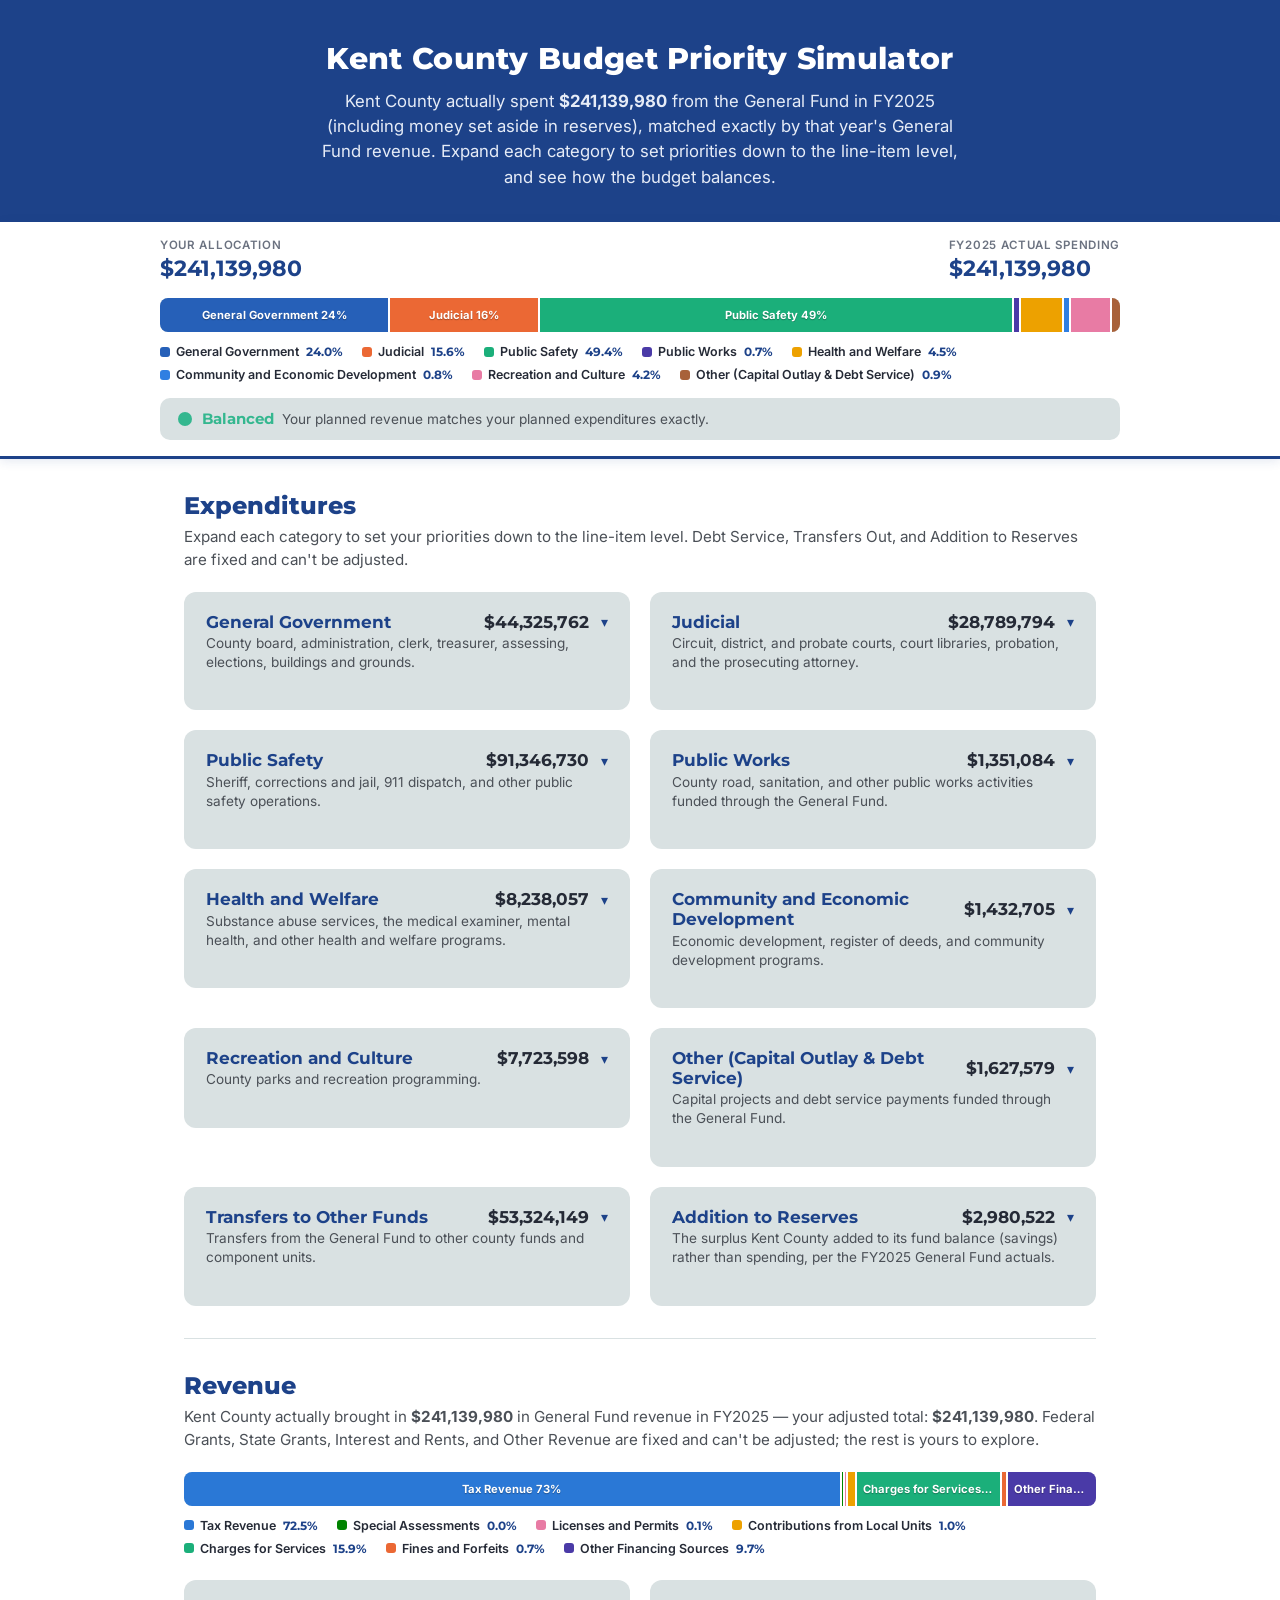
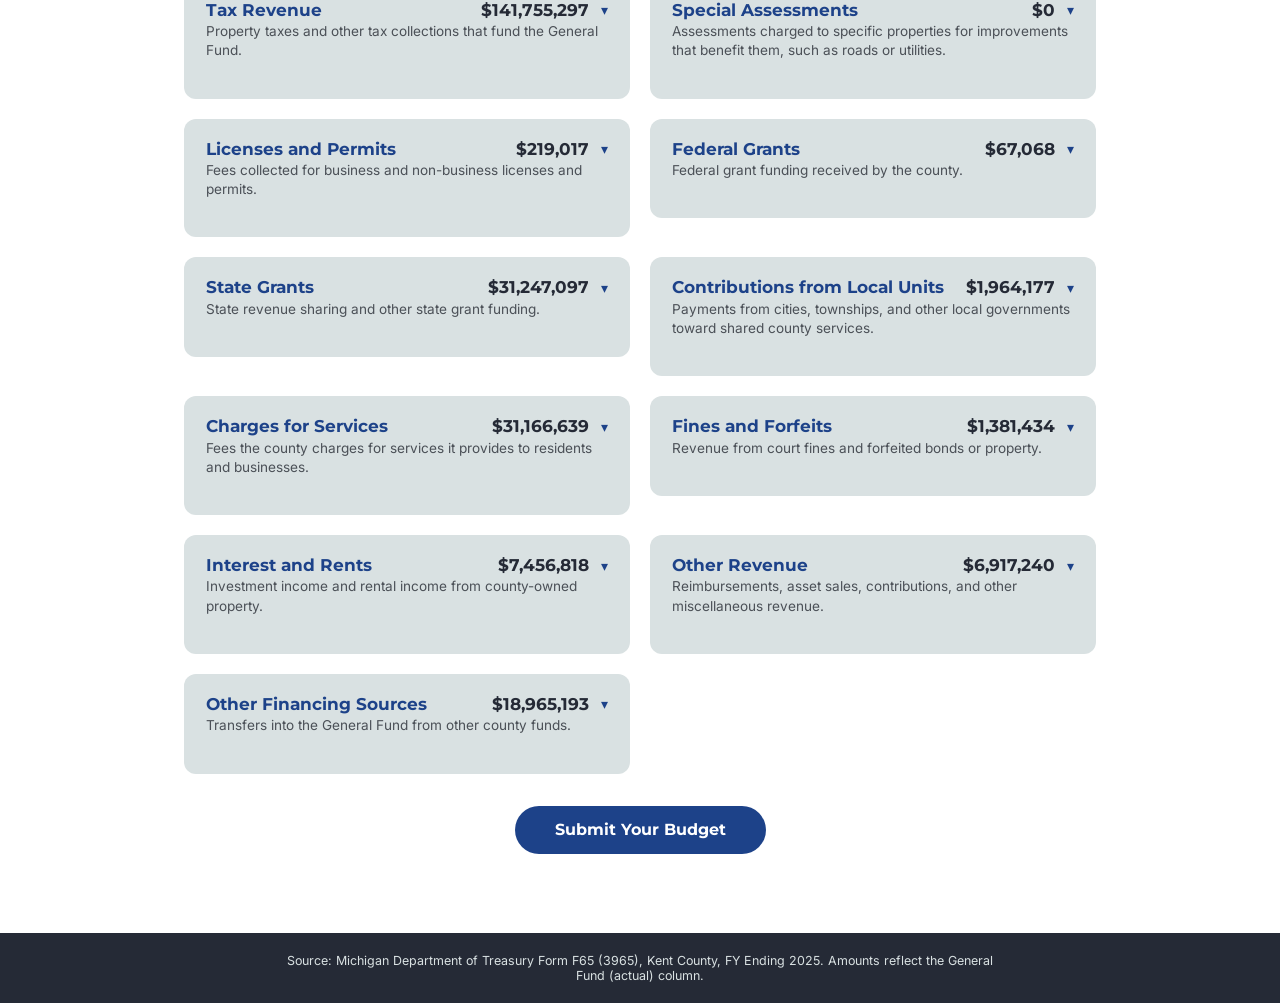
<file: index.html>
<!DOCTYPE html>
<html lang="en">
<head>
<meta charset="UTF-8">
<meta name="viewport" content="width=device-width, initial-scale=1.0">
<title>Kent County Budget Priority Simulator</title>
<link rel="preconnect" href="https://fonts.googleapis.com">
<link rel="preconnect" href="https://fonts.gstatic.com" crossorigin>
<link href="https://fonts.googleapis.com/css2?family=Montserrat:wght@600;700;800&family=Inter:wght@400;500;600;700&display=swap" rel="stylesheet">
<link rel="stylesheet" href="styles.css">
</head>
<body>

<header class="site-header">
  <h1>Kent County Budget Priority Simulator</h1>
  <p class="subtitle">Kent County actually spent <strong>$241,139,980</strong> from the General Fund in FY2025 (including money set aside in reserves), matched exactly by that year's General Fund revenue. Expand each category to set priorities down to the line-item level, and see how the budget balances.</p>
</header>

<div class="total-bar" id="totalBar">
  <div class="total-bar-inner">
    <div class="total-stat">
      <span class="total-label">Your Allocation</span>
      <span class="total-value" id="allocatedValue">$0</span>
    </div>
    <div class="total-stat">
      <span class="total-label">FY2025 Actual Spending</span>
      <span class="total-value" id="budgetValue">$0</span>
    </div>
  </div>

  <div class="composition-chart">
    <div class="composition-bar" id="compositionBar" role="img" aria-label="Live breakdown of your allocation across the 8 main fund categories"></div>
    <div class="composition-legend" id="compositionLegend"></div>
  </div>

  <div class="budget-status" id="budgetStatus">
    <span class="status-dot" id="statusDot"></span>
    <span class="status-text">
      <span class="status-label" id="statusLabel">Balanced</span>
      <span class="status-detail" id="statusDetail"></span>
    </span>
  </div>
</div>

<main>

<section class="budget-section">
  <div class="section-heading">
    <h2>Expenditures</h2>
    <p class="section-subtext">Expand each category to set your priorities down to the line-item level. Debt Service, Transfers Out, and Addition to Reserves are fixed and can't be adjusted.</p>
  </div>
  <div class="category-grid" id="categoryGrid"></div>
</section>

<div class="section-divider"></div>

<section class="budget-section">
  <div class="section-heading">
    <h2>Revenue</h2>
    <p class="section-subtext">Kent County actually brought in <strong id="revenueBudgetValue">$0</strong> in General Fund revenue in FY2025 — your adjusted total: <strong id="revenueAllocatedValue">$0</strong>. Federal Grants, State Grants, Interest and Rents, and Other Revenue are fixed and can't be adjusted; the rest is yours to explore.</p>
  </div>

  <div class="composition-chart composition-chart-standalone">
    <div class="composition-bar" id="revenueCompositionBar" role="img" aria-label="Live breakdown of your adjustable revenue across categories"></div>
    <div class="composition-legend" id="revenueCompositionLegend"></div>
  </div>

  <div class="category-grid" id="revenueGrid"></div>
</section>

</main>

<div class="submit-row">
  <button id="submitBtn" class="submit-btn">Submit Your Budget</button>
  <p class="submit-note" id="submitNote"></p>
</div>

<footer class="site-footer">
  <p>Source: Michigan Department of Treasury Form F65 (3965), Kent County, FY Ending 2025. Amounts reflect the General Fund (actual) column.</p>
</footer>

<script src="script.js"></script>
</body>
</html>
</file>
<file: styles.css>
:root {
  --river-blue: #1d4289;
  --sky-blue: #307fe2;
  --neutral-gray: #d9e1e2;
  --body-black: #252a36;
  --white: #ffffff;
  --sunrise-yellow: #ffb81c;
  --sunset-orange: #ff8f1c;
  --warm-red: #f9423a;
  --status-surplus: #307fe2;
  --status-balanced: #34b78f;
  --status-deficit: #f9423a;
}

* {
  box-sizing: border-box;
}

body {
  margin: 0;
  background: var(--white);
  color: var(--body-black);
  font-family: 'Inter', sans-serif;
}

h1, h2, h3 {
  font-family: 'Montserrat', sans-serif;
}

.site-header {
  background: var(--river-blue);
  color: var(--white);
  padding: 2.5rem 1.5rem 2rem;
  text-align: center;
}

.site-header h1 {
  margin: 0 0 0.75rem;
  font-size: 1.9rem;
  font-weight: 800;
  letter-spacing: 0.01em;
}

.subtitle {
  margin: 0 auto;
  max-width: 640px;
  font-size: 1.05rem;
  line-height: 1.5;
  color: #e6ecf7;
}

.total-bar {
  position: sticky;
  top: 0;
  z-index: 10;
  background: var(--white);
  border-bottom: 3px solid var(--river-blue);
  padding: 1rem 1.5rem;
  box-shadow: 0 2px 10px rgba(29, 66, 137, 0.12);
}

.total-bar-inner {
  max-width: 960px;
  margin: 0 auto;
  display: flex;
  justify-content: space-between;
  gap: 1rem;
  flex-wrap: wrap;
}

.total-stat {
  display: flex;
  flex-direction: column;
  gap: 0.15rem;
}

.total-label {
  font-size: 0.72rem;
  text-transform: uppercase;
  letter-spacing: 0.06em;
  font-weight: 600;
  color: #6b7280;
}

.total-value {
  font-family: 'Montserrat', sans-serif;
  font-size: 1.4rem;
  font-weight: 700;
  color: var(--river-blue);
}

.composition-chart {
  max-width: 960px;
  margin: 1rem auto 0;
}

.composition-chart-standalone {
  padding: 0 1.5rem;
  margin-bottom: 1.5rem;
}

.composition-bar {
  display: flex;
  width: 100%;
  height: 34px;
  border-radius: 8px;
  overflow: hidden;
  background: var(--neutral-gray);
}

.composition-segment {
  height: 100%;
  min-width: 3px;
  display: flex;
  align-items: center;
  justify-content: center;
  overflow: hidden;
  transition: width 0.2s ease;
  border-right: 2px solid var(--white);
}

.composition-segment:last-child {
  border-right: none;
}

.segment-label {
  font-family: 'Inter', sans-serif;
  font-size: 0.7rem;
  font-weight: 700;
  color: var(--white);
  white-space: nowrap;
  overflow: hidden;
  text-overflow: ellipsis;
  padding: 0 0.4rem;
  text-shadow: 0 1px 1px rgba(0, 0, 0, 0.3);
}

.composition-legend {
  display: flex;
  flex-wrap: wrap;
  gap: 0.5rem 1.2rem;
  margin-top: 0.75rem;
  font-size: 0.78rem;
}

.legend-row {
  display: flex;
  align-items: center;
  gap: 0.4rem;
  color: var(--body-black);
}

.legend-swatch {
  width: 10px;
  height: 10px;
  border-radius: 3px;
  flex-shrink: 0;
}

.legend-name {
  font-weight: 600;
}

.legend-percent {
  font-family: 'Montserrat', sans-serif;
  font-weight: 700;
  color: var(--river-blue);
}

.budget-status {
  display: flex;
  align-items: center;
  gap: 0.65rem;
  max-width: 960px;
  margin: 1rem auto 0;
  padding: 0.7rem 1.1rem;
  border-radius: 10px;
  background: var(--neutral-gray);
}

.status-dot {
  width: 14px;
  height: 14px;
  border-radius: 50%;
  flex-shrink: 0;
  background: var(--status-balanced);
  transition: background 0.15s ease;
}

.status-text {
  display: flex;
  align-items: baseline;
  gap: 0.5rem;
  flex-wrap: wrap;
}

.status-label {
  font-family: 'Montserrat', sans-serif;
  font-weight: 700;
  font-size: 0.95rem;
  color: var(--status-balanced);
  transition: color 0.15s ease;
}

.status-detail {
  font-size: 0.85rem;
  color: #4b5057;
}

.budget-status.status-surplus .status-dot {
  background-color: var(--status-surplus);
}

.budget-status.status-surplus .status-label {
  color: var(--status-surplus);
}

.budget-status.status-balanced .status-dot {
  background-color: var(--status-balanced);
}

.budget-status.status-balanced .status-label {
  color: var(--status-balanced);
}

.budget-status.status-deficit .status-dot {
  background-color: var(--status-deficit);
}

.budget-status.status-deficit .status-label {
  color: var(--status-deficit);
}

.budget-section {
  padding-top: 2rem;
}

.section-heading {
  max-width: 960px;
  margin: 0 auto 1.25rem;
  padding: 0 1.5rem;
}

.section-heading h2 {
  font-family: 'Montserrat', sans-serif;
  color: var(--river-blue);
  font-size: 1.5rem;
  font-weight: 800;
  margin: 0 0 0.4rem;
}

.section-subtext {
  font-size: 0.95rem;
  color: #4b5057;
  line-height: 1.5;
  margin: 0;
}

.section-divider {
  max-width: 960px;
  margin: 1rem auto 0;
  padding: 0 1.5rem;
}

.section-divider::after {
  content: '';
  display: block;
  height: 1px;
  background: var(--neutral-gray);
}

.category-grid {
  max-width: 960px;
  margin: 0 auto 2rem;
  padding: 0 1.5rem;
  display: grid;
  grid-template-columns: 1fr;
  align-items: start;
  gap: 1.25rem;
}

@media (min-width: 700px) {
  .category-grid {
    grid-template-columns: 1fr 1fr;
  }
}

.category-card {
  background: var(--neutral-gray);
  border-radius: 12px;
  padding: 1.25rem 1.4rem 1.5rem;
}

.category-toggle {
  display: flex;
  justify-content: space-between;
  align-items: center;
  gap: 0.75rem;
  width: 100%;
  margin-bottom: 0.15rem;
  background: none;
  border: none;
  padding: 0;
  cursor: pointer;
  text-align: left;
  font-family: inherit;
}

.category-name {
  font-family: 'Montserrat', sans-serif;
  font-weight: 700;
  font-size: 1.05rem;
  color: var(--river-blue);
}

.category-amount {
  font-family: 'Montserrat', sans-serif;
  font-weight: 700;
  font-size: 1.05rem;
  color: var(--body-black);
  white-space: nowrap;
  margin-left: auto;
}

.chevron {
  color: var(--river-blue);
  font-size: 0.9rem;
  transition: transform 0.2s ease;
  flex-shrink: 0;
}

.category-toggle[aria-expanded="true"] .chevron {
  transform: rotate(180deg);
}

.category-desc {
  margin: 0 0 0.9rem;
  font-size: 0.85rem;
  color: #4b5057;
  line-height: 1.4;
}

.subcategory-list {
  max-height: 0px;
  overflow: hidden;
  transition: max-height 0.25s ease;
}

.subcategory-list-inner {
  padding-top: 0.25rem;
  display: flex;
  flex-direction: column;
  gap: 1.1rem;
}

.subcategory-row {
  background: var(--white);
  border-radius: 10px;
  padding: 0.9rem 1rem 1rem;
}

.subcategory-top {
  display: flex;
  justify-content: space-between;
  align-items: flex-start;
  gap: 0.75rem;
  flex-wrap: wrap;
  margin-bottom: 0.6rem;
}

.subcategory-name-wrap {
  display: flex;
  align-items: center;
  gap: 0.4rem;
  flex-wrap: wrap;
}

.subcategory-name {
  font-weight: 600;
  font-size: 0.92rem;
  color: var(--body-black);
}

.subcategory-controls {
  display: flex;
  align-items: center;
  gap: 0.5rem;
}

.subcategory-number {
  width: 118px;
  font-family: 'Inter', sans-serif;
  font-weight: 600;
  font-size: 0.85rem;
  color: var(--body-black);
  border: 1px solid var(--neutral-gray);
  border-radius: 6px;
  padding: 0.35rem 0.5rem;
  background: var(--white);
}

.subcategory-number:focus {
  outline: 2px solid var(--sky-blue);
  outline-offset: 1px;
}

.reset-btn {
  font-family: 'Inter', sans-serif;
  font-weight: 600;
  font-size: 0.75rem;
  color: var(--river-blue);
  background: var(--neutral-gray);
  border: none;
  border-radius: 6px;
  padding: 0.4rem 0.6rem;
  cursor: pointer;
  white-space: nowrap;
}

.reset-btn:hover {
  background: var(--sky-blue);
  color: var(--white);
}

.single-line-note {
  margin: 0;
  font-size: 0.78rem;
  font-style: italic;
  color: #6b7280;
  line-height: 1.4;
}

.locked-row {
  background: #eef1f4;
}

.locked-badge {
  font-size: 0.65rem;
  font-weight: 700;
  text-transform: uppercase;
  letter-spacing: 0.03em;
  color: var(--white);
  background: var(--river-blue);
  border-radius: 999px;
  padding: 0.15rem 0.5rem;
  white-space: nowrap;
}

.locked-amount {
  font-family: 'Montserrat', sans-serif;
  font-weight: 700;
  font-size: 0.95rem;
  color: var(--body-black);
}

.lock-note {
  margin: 0 0 0.75rem;
  font-size: 0.8rem;
  color: var(--river-blue);
  background: rgba(29, 66, 137, 0.07);
  border-left: 3px solid var(--river-blue);
  padding: 0.5rem 0.7rem;
  border-radius: 0 6px 6px 0;
  line-height: 1.4;
}

.comment-label {
  display: block;
  font-size: 0.72rem;
  font-weight: 600;
  color: #6b7280;
  margin-top: 0.7rem;
  margin-bottom: 0.3rem;
}

.subcategory-comment {
  width: 100%;
  font-family: 'Inter', sans-serif;
  font-size: 0.85rem;
  color: var(--body-black);
  border: 1px solid var(--neutral-gray);
  border-radius: 6px;
  padding: 0.45rem 0.6rem;
  background: var(--white);
}

.subcategory-comment:focus {
  outline: 2px solid var(--sky-blue);
  outline-offset: 1px;
}

.info-wrap {
  position: relative;
  display: inline-flex;
  align-items: center;
}

.info-btn {
  width: 16px;
  height: 16px;
  border-radius: 50%;
  border: 1px solid var(--sky-blue);
  background: var(--white);
  color: var(--sky-blue);
  font-size: 0.68rem;
  font-style: italic;
  font-family: Georgia, serif;
  line-height: 1;
  display: inline-flex;
  align-items: center;
  justify-content: center;
  cursor: pointer;
  padding: 0;
}

.info-btn:hover,
.info-btn:focus {
  background: var(--sky-blue);
  color: var(--white);
  outline: none;
}

.floating-tooltip {
  display: none;
  position: fixed;
  z-index: 1000;
  width: 240px;
  max-width: calc(100vw - 16px);
  background: var(--white);
  color: var(--body-black);
  border: 1px solid var(--river-blue);
  border-radius: 8px;
  padding: 0.6rem 0.7rem;
  font-family: 'Inter', sans-serif;
  font-size: 0.78rem;
  font-weight: 400;
  line-height: 1.4;
  box-shadow: 0 4px 14px rgba(29, 66, 137, 0.18);
  pointer-events: none;
}

.review-badge {
  font-size: 0.65rem;
  font-weight: 700;
  text-transform: uppercase;
  letter-spacing: 0.03em;
  color: var(--river-blue);
  background: var(--neutral-gray);
  border: 1px solid var(--sky-blue);
  border-radius: 999px;
  padding: 0.15rem 0.5rem;
  white-space: nowrap;
}

input[type="range"] {
  width: 100%;
  height: 6px;
  border-radius: 999px;
  background: var(--neutral-gray);
  appearance: none;
  -webkit-appearance: none;
  outline: none;
  cursor: pointer;
}

input[type="range"]::-webkit-slider-thumb {
  -webkit-appearance: none;
  width: 20px;
  height: 20px;
  border-radius: 50%;
  background: var(--sky-blue);
  border: 3px solid var(--white);
  box-shadow: 0 0 0 1px var(--sky-blue);
  cursor: pointer;
}

input[type="range"]::-moz-range-thumb {
  width: 20px;
  height: 20px;
  border-radius: 50%;
  background: var(--sky-blue);
  border: 3px solid var(--white);
  box-shadow: 0 0 0 1px var(--sky-blue);
  cursor: pointer;
}

.range-labels {
  display: flex;
  justify-content: space-between;
  font-size: 0.72rem;
  color: #6b7280;
  margin-top: 0.35rem;
}

.submit-row {
  max-width: 960px;
  margin: 0 auto 3rem;
  padding: 0 1.5rem;
  text-align: center;
}

.submit-btn {
  font-family: 'Montserrat', sans-serif;
  font-weight: 700;
  font-size: 1rem;
  color: var(--white);
  background: var(--river-blue);
  border: none;
  border-radius: 999px;
  padding: 0.9rem 2.5rem;
  cursor: pointer;
  transition: background 0.15s ease;
}

.submit-btn:hover {
  background: var(--sky-blue);
}

.submit-btn:disabled {
  background: var(--neutral-gray);
  color: #6b7280;
  cursor: not-allowed;
}

.submit-note {
  margin-top: 0.9rem;
  font-size: 0.9rem;
  font-weight: 600;
  color: var(--river-blue);
  min-height: 1.2em;
}

.submit-note.submit-error {
  color: var(--warm-red);
}

.site-footer {
  background: var(--body-black);
  color: var(--neutral-gray);
  text-align: center;
  padding: 1.25rem 1.5rem;
  font-size: 0.78rem;
}

.site-footer p {
  margin: 0;
  max-width: 720px;
  margin: 0 auto;
}
</file>
